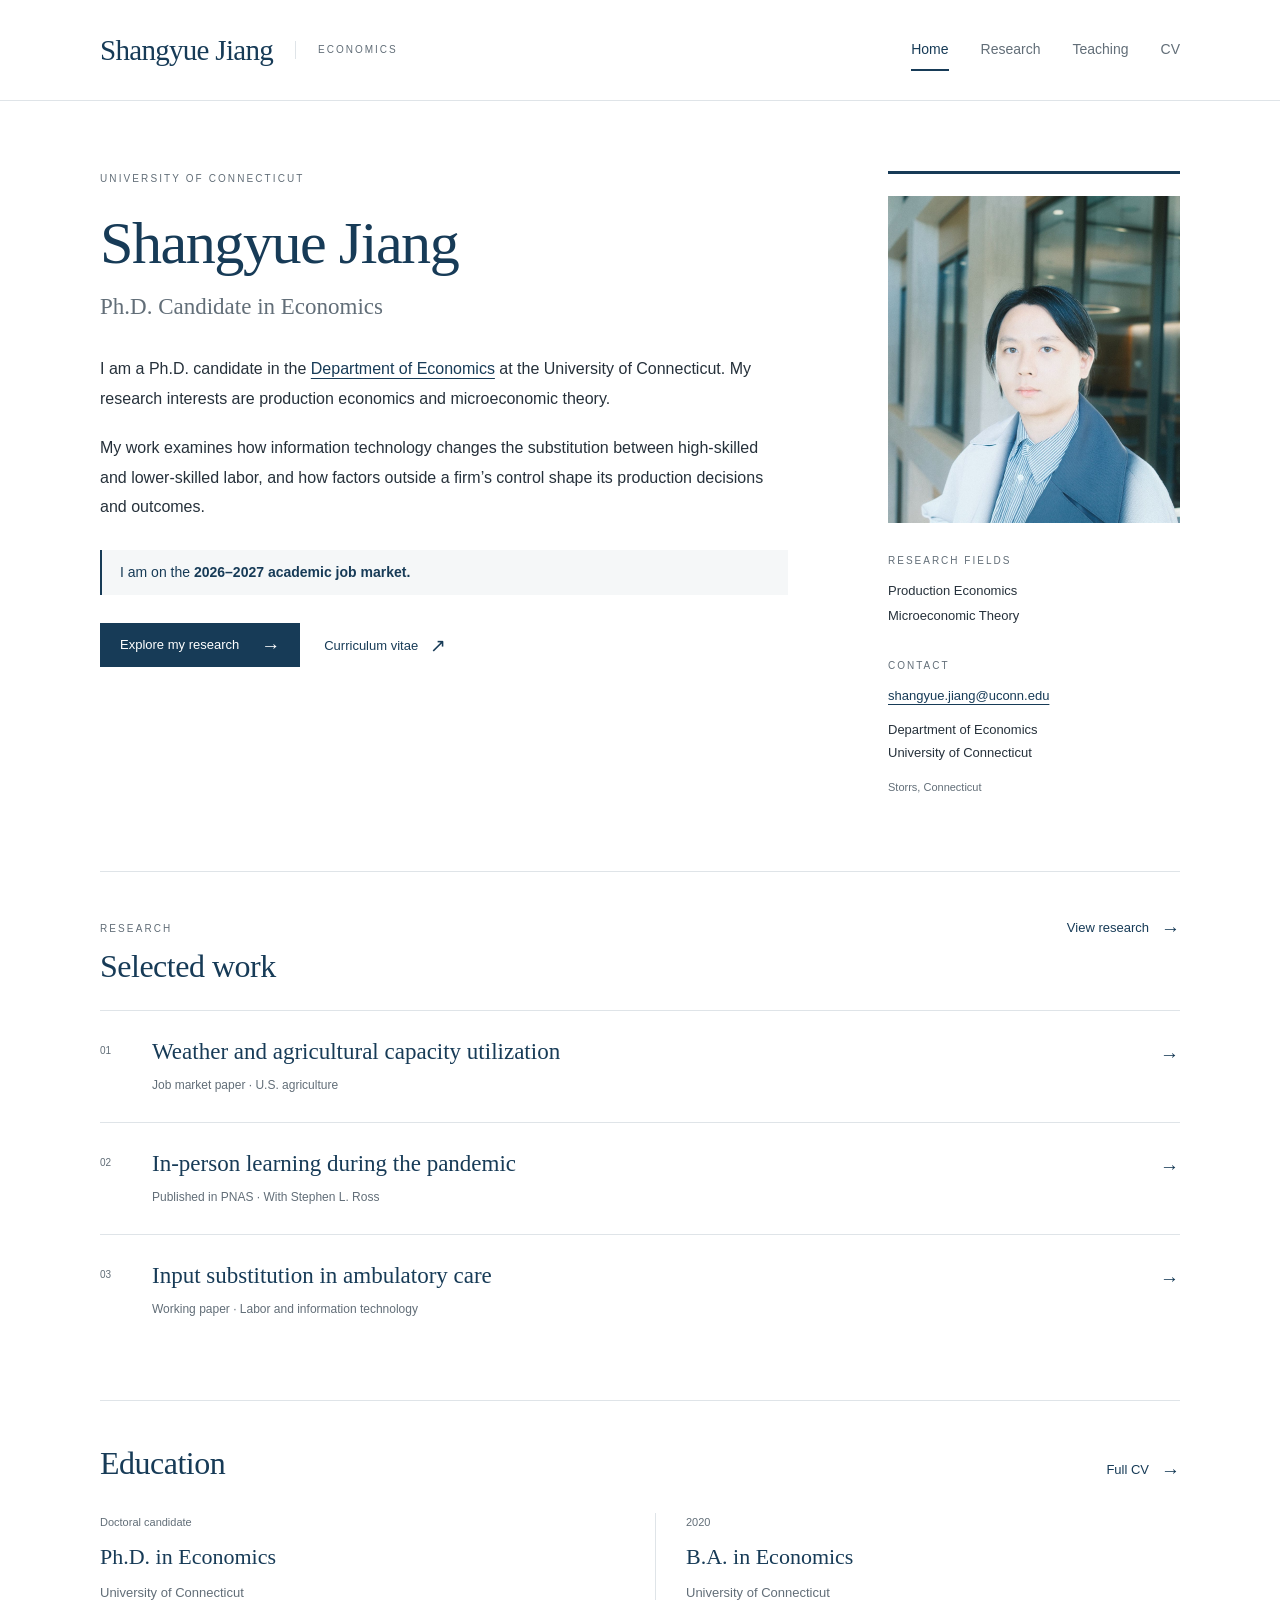
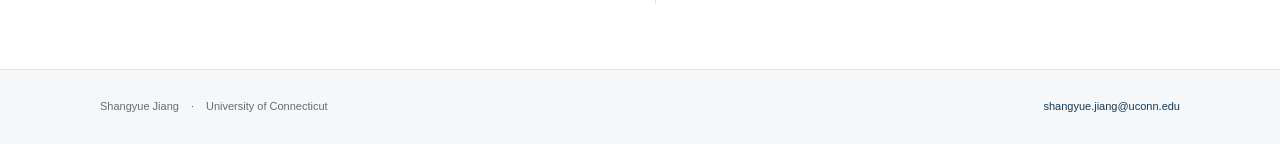
<file: index.html>
<!doctype html>
<html lang="en">
<head>
  <meta charset="utf-8">
  <meta name="viewport" content="width=device-width, initial-scale=1">
  <meta name="description" content="Shangyue Jiang is a Ph.D. candidate in Economics at the University of Connecticut. Production economics, microeconomic theory, and the 2026–2027 academic job market.">
  <meta name="theme-color" content="#173b57">
  <meta property="og:title" content="Shangyue Jiang | Economics">
  <meta property="og:description" content="Shangyue Jiang is a Ph.D. candidate in Economics at the University of Connecticut. Production economics, microeconomic theory, and the 2026–2027 academic job market.">
  <meta property="og:type" content="website">
  <title>Shangyue Jiang | Economics</title>
  <link rel="icon" href="assets/favicon.svg" type="image/svg+xml">
  <link rel="stylesheet" href="styles.css?v=df7fadaa">
  <script src="script.js" defer></script>
</head>
<body>
  <a class="skip-link" href="#main">Skip to content</a>
  <header class="site-header">
    <div class="container header-inner">
      <a class="brand" href="index.html" aria-label="Shangyue Jiang, home"><span class="brand-name">Shangyue Jiang</span><span class="brand-field">Economics</span></a>
      <button class="menu-toggle" type="button" aria-expanded="false" aria-controls="main-navigation"><span>Menu</span><span class="menu-icon" aria-hidden="true"></span></button>
      <nav id="main-navigation" class="nav" aria-label="Main navigation"><a href="index.html" aria-current="page">Home</a><a href="research.html">Research</a><a href="teaching.html">Teaching</a><a href="cv.html">CV</a></nav>
    </div>
  </header>
  <main id="main" class="container">

    <section class="hero" aria-labelledby="name">
      <div class="hero-copy">
        <p class="eyebrow">University of Connecticut</p>
        <h1 id="name">Shangyue Jiang</h1>
        <p class="role">Ph.D. Candidate in Economics</p>
        <div class="bio">
          <p>I am a Ph.D. candidate in the <a href="https://econ.uconn.edu/">Department of Economics</a> at the University of Connecticut. My research interests are production economics and microeconomic theory.</p>
          <p>My work examines how information technology changes the substitution between high-skilled and lower-skilled labor, and how factors outside a firm’s control shape its production decisions and outcomes.</p>
        </div>
        <p class="market-note">I am on the <strong>2026–2027 academic job market.</strong></p>
        <div class="actions"><a class="button" href="research.html">Explore my research <span class="arrow" aria-hidden="true">→</span></a><a class="text-link" href="assets/Shangyue_Jiang_CV.pdf" target="_blank" rel="noopener" aria-label="Curriculum vitae PDF (opens in a new tab)">Curriculum vitae <span class="arrow" aria-hidden="true">↗</span></a></div>
      </div>
      <aside class="profile" aria-label="Portrait, research fields and contact">
        <img class="portrait" src="assets/shangyue-jiang.jpg" alt="Portrait of Shangyue Jiang" width="1280" height="1305" fetchpriority="high">
        <div class="profile-info">
          <section class="profile-block"><h2>Research fields</h2><ul class="field-list"><li>Production Economics</li><li>Microeconomic Theory</li></ul></section>
          <section class="profile-block"><h2>Contact</h2><address><a href="mailto:shangyue.jiang@uconn.edu">shangyue.jiang@uconn.edu</a><br>Department of Economics<br>University of Connecticut</address><p class="location">Storrs, Connecticut</p></section>
        </div>
      </aside>
    </section>
    <section class="home-research" aria-labelledby="selected-research">
      <div class="section-heading"><div><p class="eyebrow">Research</p><h2 id="selected-research">Selected work</h2></div><a class="text-link" href="research.html">View research <span class="arrow" aria-hidden="true">→</span></a></div>
      <a class="paper-row" href="research.html#job-market-paper"><span class="paper-number">01</span><div><h3>Weather and agricultural capacity utilization</h3><p>Job market paper · U.S. agriculture</p></div><span class="arrow" aria-hidden="true">→</span></a>
      <a class="paper-row" href="research.html#publication"><span class="paper-number">02</span><div><h3>In-person learning during the pandemic</h3><p>Published in PNAS · With Stephen L. Ross</p></div><span class="arrow" aria-hidden="true">→</span></a>
      <a class="paper-row" href="research.html#working-paper"><span class="paper-number">03</span><div><h3>Input substitution in ambulatory care</h3><p>Working paper · Labor and information technology</p></div><span class="arrow" aria-hidden="true">→</span></a>
    </section>
    <section class="education" aria-labelledby="education">
      <div class="section-heading"><h2 id="education">Education</h2><a class="text-link" href="cv.html">Full CV <span class="arrow" aria-hidden="true">→</span></a></div>
      <div class="education-grid"><article class="education-item"><p class="meta">Doctoral candidate</p><h3>Ph.D. in Economics</h3><p>University of Connecticut</p></article><article class="education-item"><p class="meta">2020</p><h3>B.A. in Economics</h3><p>University of Connecticut</p></article></div>
    </section>

  </main>
  <footer class="site-footer">
    <div class="container footer-inner"><p>Shangyue Jiang<span class="footer-dot" aria-hidden="true">·</span>University of Connecticut</p><a href="mailto:shangyue.jiang@uconn.edu">shangyue.jiang@uconn.edu</a></div>
  </footer>
</body>
</html>
</file>
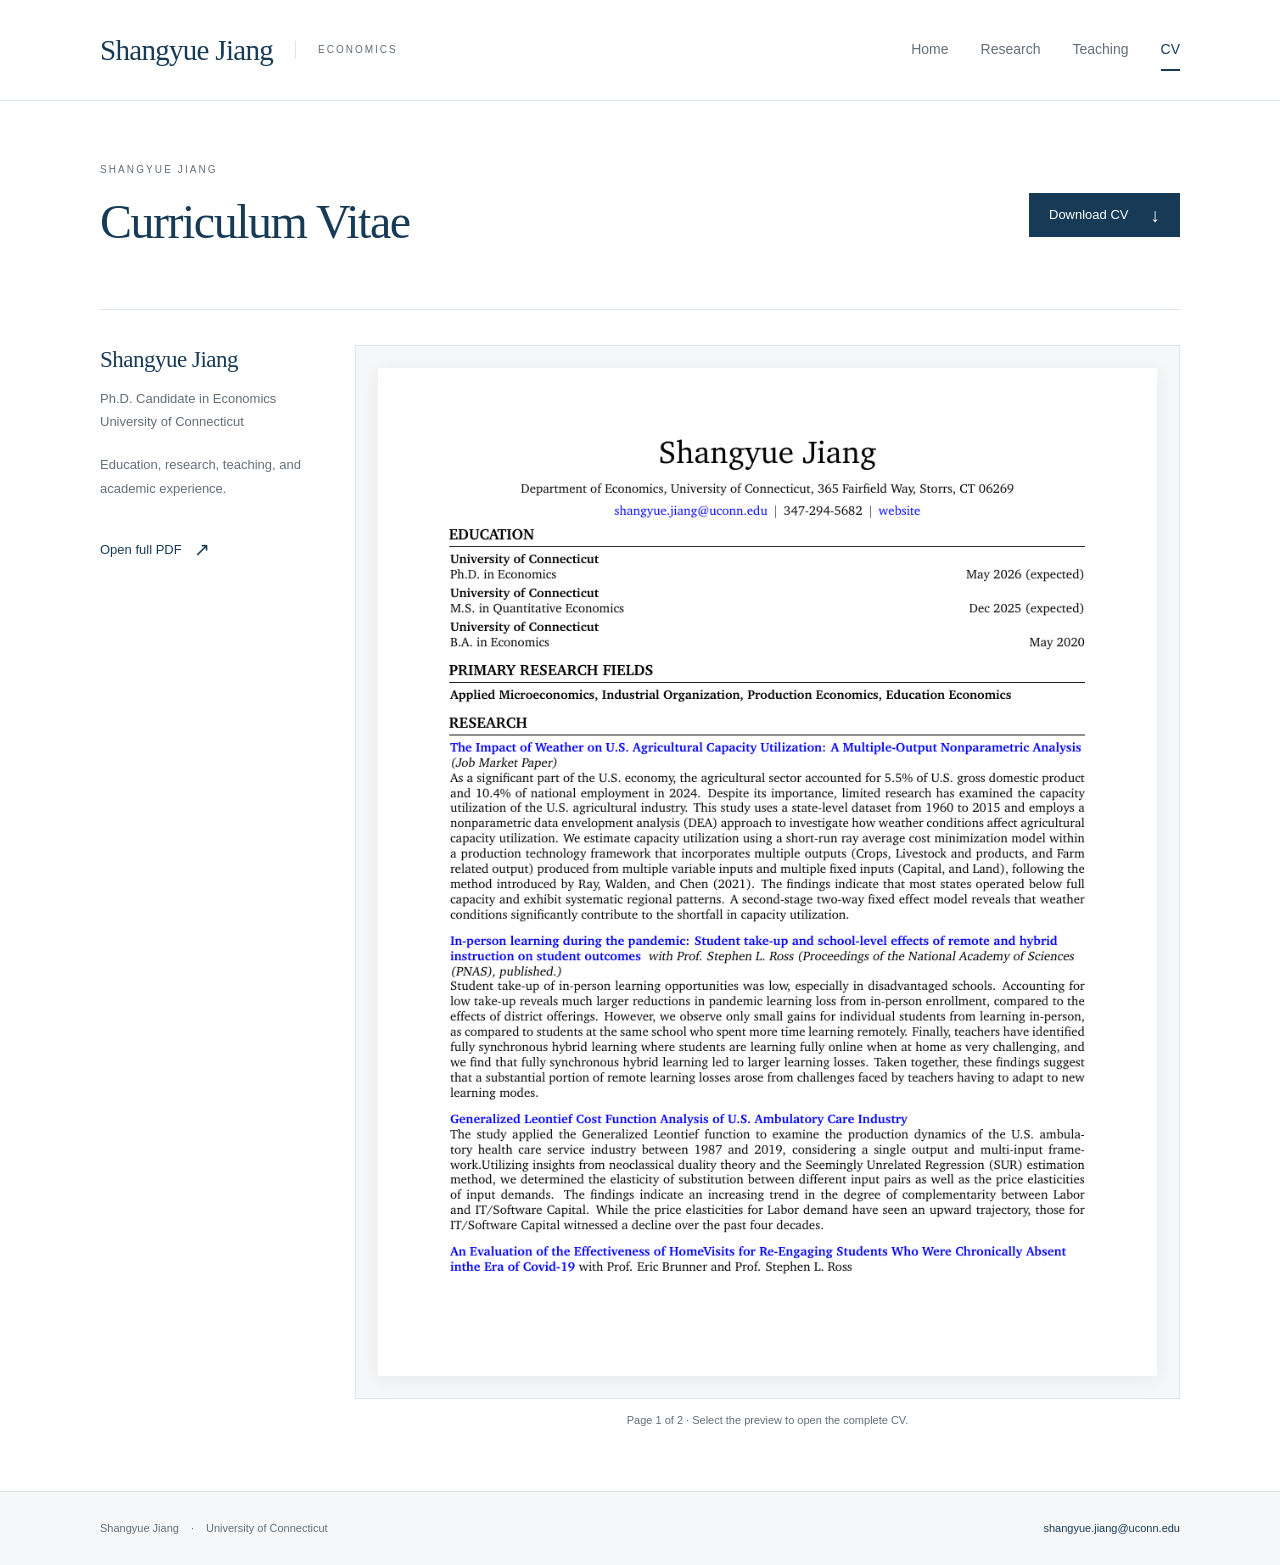
<file: cv.html>
<!doctype html>
<html lang="en">
<head>
  <meta charset="utf-8">
  <meta name="viewport" content="width=device-width, initial-scale=1">
  <meta name="description" content="View and download Shangyue Jiang’s curriculum vitae.">
  <meta name="theme-color" content="#173b57">
  <meta property="og:title" content="Curriculum Vitae | Shangyue Jiang">
  <meta property="og:description" content="View and download Shangyue Jiang’s curriculum vitae.">
  <meta property="og:type" content="website">
  <title>Curriculum Vitae | Shangyue Jiang</title>
  <link rel="icon" href="assets/favicon.svg" type="image/svg+xml">
  <link rel="stylesheet" href="styles.css?v=df7fadaa">
  <script src="script.js" defer></script>
</head>
<body>
  <a class="skip-link" href="#main">Skip to content</a>
  <header class="site-header">
    <div class="container header-inner">
      <a class="brand" href="index.html" aria-label="Shangyue Jiang, home"><span class="brand-name">Shangyue Jiang</span><span class="brand-field">Economics</span></a>
      <button class="menu-toggle" type="button" aria-expanded="false" aria-controls="main-navigation"><span>Menu</span><span class="menu-icon" aria-hidden="true"></span></button>
      <nav id="main-navigation" class="nav" aria-label="Main navigation"><a href="index.html">Home</a><a href="research.html">Research</a><a href="teaching.html">Teaching</a><a href="cv.html" aria-current="page">CV</a></nav>
    </div>
  </header>
  <main id="main" class="container">

    <header class="page-intro cv-heading"><div><p class="eyebrow">Shangyue Jiang</p><h1>Curriculum Vitae</h1></div><a class="button" href="assets/Shangyue_Jiang_CV.pdf" download="Shangyue_Jiang_CV.pdf">Download CV <span class="arrow" aria-hidden="true">↓</span></a></header>
    <section class="cv-layout" aria-label="Curriculum vitae document">
      <aside class="cv-aside"><h2>Shangyue Jiang</h2><p>Ph.D. Candidate in Economics<br>University of Connecticut</p><p>Education, research, teaching, and academic experience.</p><a class="text-link" href="assets/Shangyue_Jiang_CV.pdf" target="_blank" rel="noopener" aria-label="Open complete CV PDF (opens in a new tab)">Open full PDF <span class="arrow" aria-hidden="true">↗</span></a></aside>
      <div><a class="cv-preview" href="assets/Shangyue_Jiang_CV.pdf" target="_blank" rel="noopener" aria-label="Open the complete two-page curriculum vitae"><img src="assets/cv-preview.png" width="918" height="1188" alt="First-page preview of Shangyue Jiang’s curriculum vitae" loading="lazy"></a><p class="cv-caption">Page 1 of 2 · Select the preview to open the complete CV.</p></div>
    </section>

  </main>
  <footer class="site-footer">
    <div class="container footer-inner"><p>Shangyue Jiang<span class="footer-dot" aria-hidden="true">·</span>University of Connecticut</p><a href="mailto:shangyue.jiang@uconn.edu">shangyue.jiang@uconn.edu</a></div>
  </footer>
</body>
</html>
</file>
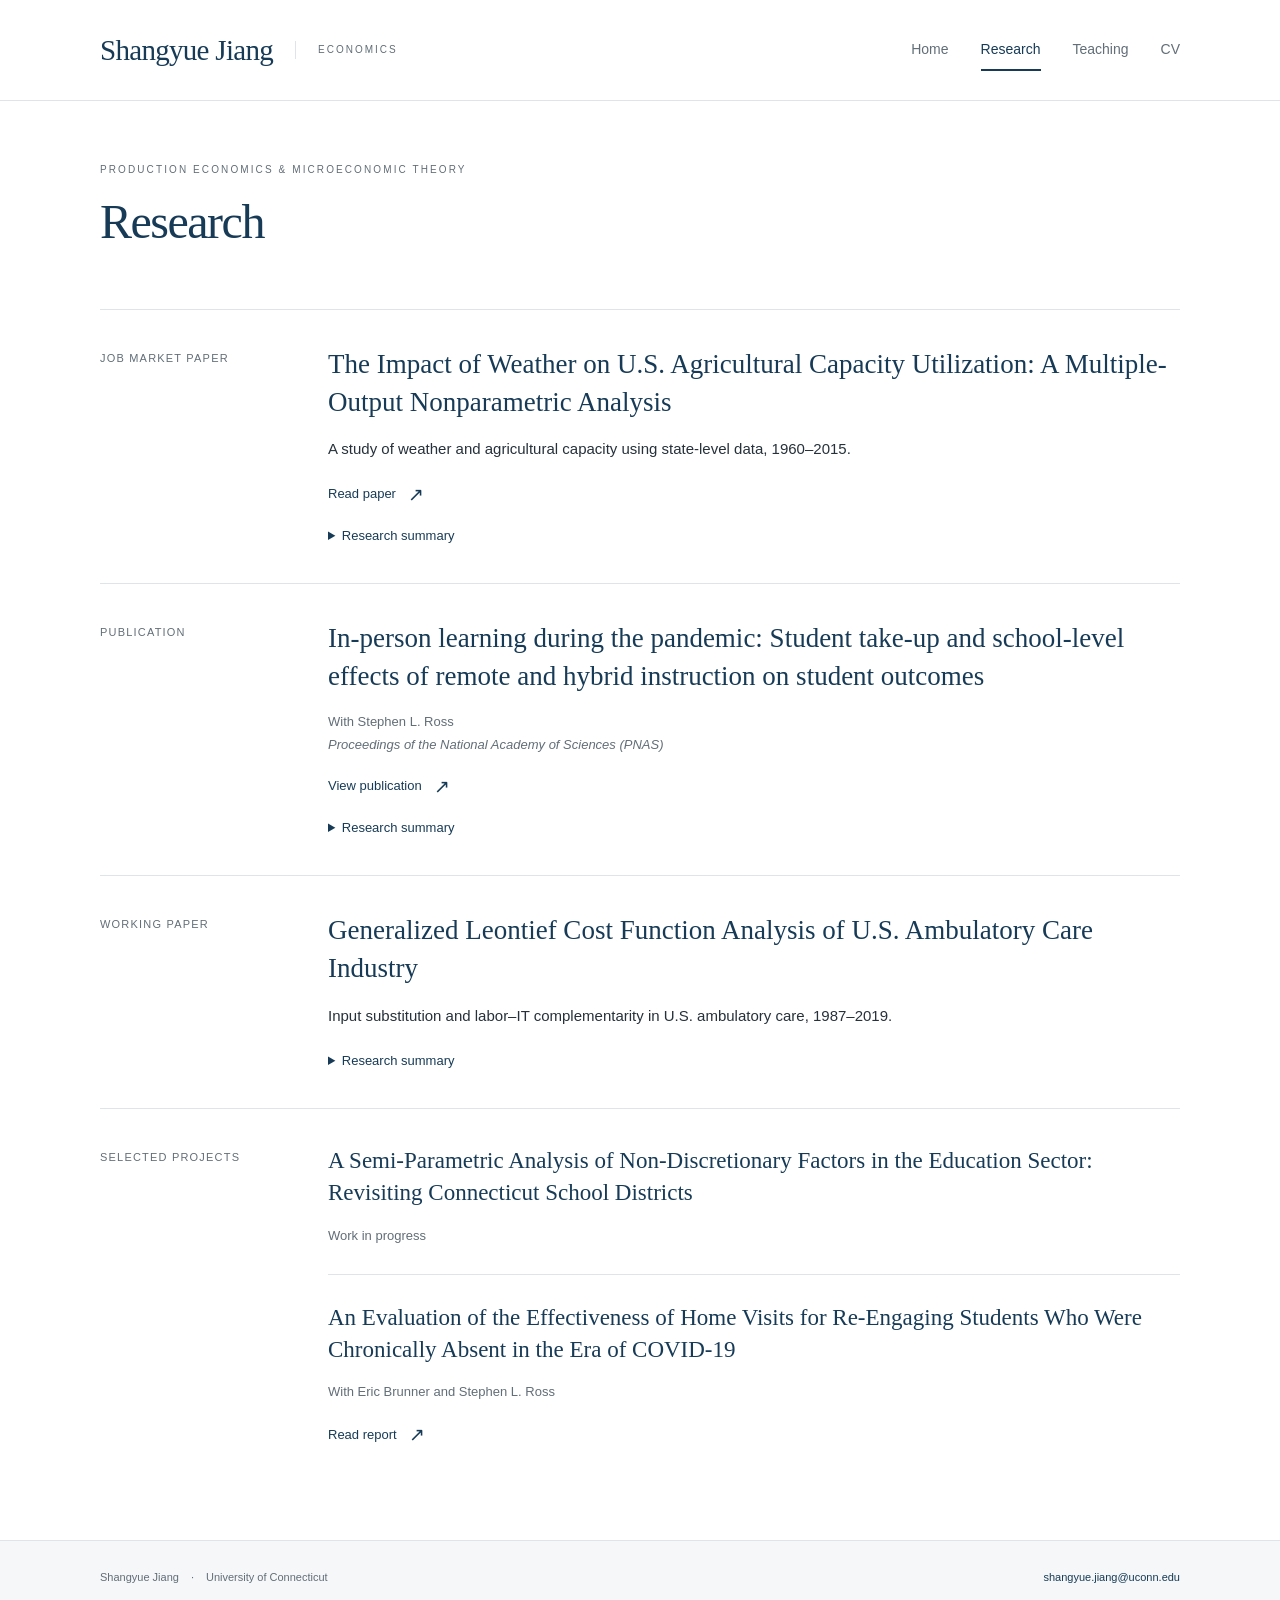
<file: research.html>
<!doctype html>
<html lang="en">
<head>
  <meta charset="utf-8">
  <meta name="viewport" content="width=device-width, initial-scale=1">
  <meta name="description" content="Research by Shangyue Jiang on production, agricultural capacity, education, and input substitution.">
  <meta name="theme-color" content="#173b57">
  <meta property="og:title" content="Research | Shangyue Jiang">
  <meta property="og:description" content="Research by Shangyue Jiang on production, agricultural capacity, education, and input substitution.">
  <meta property="og:type" content="website">
  <title>Research | Shangyue Jiang</title>
  <link rel="icon" href="assets/favicon.svg" type="image/svg+xml">
  <link rel="stylesheet" href="styles.css?v=df7fadaa">
  <script src="script.js" defer></script>
</head>
<body>
  <a class="skip-link" href="#main">Skip to content</a>
  <header class="site-header">
    <div class="container header-inner">
      <a class="brand" href="index.html" aria-label="Shangyue Jiang, home"><span class="brand-name">Shangyue Jiang</span><span class="brand-field">Economics</span></a>
      <button class="menu-toggle" type="button" aria-expanded="false" aria-controls="main-navigation"><span>Menu</span><span class="menu-icon" aria-hidden="true"></span></button>
      <nav id="main-navigation" class="nav" aria-label="Main navigation"><a href="index.html">Home</a><a href="research.html" aria-current="page">Research</a><a href="teaching.html">Teaching</a><a href="cv.html">CV</a></nav>
    </div>
  </header>
  <main id="main" class="container">

    <header class="page-intro"><p class="eyebrow">Production economics &amp; microeconomic theory</p><h1>Research</h1></header>
    <section class="research-section" id="job-market-paper" aria-labelledby="jmp-label">
      <h2 class="section-label" id="jmp-label">Job market paper</h2>
      <article class="paper">
        <h3><a href="https://drive.google.com/file/d/1xttlnvnBVicjrl76wZAS7upi0wUO9KnO/view?usp=drive_link" target="_blank" rel="noopener">The Impact of Weather on U.S. Agricultural Capacity Utilization: A Multiple-Output Nonparametric Analysis</a></h3>
        <p>A study of weather and agricultural capacity using state-level data, 1960–2015.</p>
        <div class="paper-actions"><a class="text-link" href="https://drive.google.com/file/d/1xttlnvnBVicjrl76wZAS7upi0wUO9KnO/view?usp=drive_link" target="_blank" rel="noopener" aria-label="Read the job market paper (opens in a new tab)">Read paper <span class="arrow" aria-hidden="true">↗</span></a></div>
        <details><summary>Research summary</summary><p>A nonparametric production model estimates capacity at the minimum short-run ray average cost, allowing for multiple agricultural outputs and fixed and variable inputs. Most states operate below full capacity. A second-stage model relates the capacity shortfall to weather conditions.</p></details>
      </article>
    </section>
    <section class="research-section" id="publication" aria-labelledby="publication-label">
      <h2 class="section-label" id="publication-label">Publication</h2>
      <article class="paper">
        <h3><a href="https://www.pnas.org/doi/abs/10.1073/pnas.2407322121" target="_blank" rel="noopener">In-person learning during the pandemic: Student take-up and school-level effects of remote and hybrid instruction on student outcomes</a></h3>
        <p class="byline">With Stephen L. Ross<br><em>Proceedings of the National Academy of Sciences (PNAS)</em></p>
        <div class="paper-actions"><a class="text-link" href="https://www.pnas.org/doi/abs/10.1073/pnas.2407322121" target="_blank" rel="noopener" aria-label="View the publication at PNAS (opens in a new tab)">View publication <span class="arrow" aria-hidden="true">↗</span></a></div>
        <details><summary>Research summary</summary><p>The paper distinguishes schools’ offers of in-person instruction from students’ actual attendance. It examines learning outcomes across instructional modes, including the challenges of synchronous hybrid teaching.</p></details>
      </article>
    </section>
    <section class="research-section" id="working-paper" aria-labelledby="working-label">
      <h2 class="section-label" id="working-label">Working paper</h2>
      <article class="paper">
        <h3>Generalized Leontief Cost Function Analysis of U.S. Ambulatory Care Industry</h3>
        <p>Input substitution and labor–IT complementarity in U.S. ambulatory care, 1987–2019.</p>
        <details><summary>Research summary</summary><p>A Generalized Leontief cost function estimates substitution between inputs and input-demand price elasticities. The analysis finds increasing complementarity between labor and IT/software capital.</p></details>
      </article>
    </section>
    <section class="research-section page-bottom" aria-labelledby="projects-label">
      <h2 class="section-label" id="projects-label">Selected projects</h2>
      <div>
        <article class="paper project"><h3>A Semi-Parametric Analysis of Non-Discretionary Factors in the Education Sector: Revisiting Connecticut School Districts</h3><p class="byline">Work in progress</p></article>
        <article class="paper project"><h3><a href="https://portal.ct.gov/ccerc/-/media/ccerc/reports/ccerc-report-leap_final.pdf?rev=430120ff7d8042e4bc16f7cc81cf07e2" target="_blank" rel="noopener">An Evaluation of the Effectiveness of Home Visits for Re-Engaging Students Who Were Chronically Absent in the Era of COVID-19</a></h3><p class="byline">With Eric Brunner and Stephen L. Ross</p><a class="text-link" href="https://portal.ct.gov/ccerc/-/media/ccerc/reports/ccerc-report-leap_final.pdf?rev=430120ff7d8042e4bc16f7cc81cf07e2" target="_blank" rel="noopener" aria-label="Read the home visits report PDF (opens in a new tab)">Read report <span class="arrow" aria-hidden="true">↗</span></a></article>
      </div>
    </section>

  </main>
  <footer class="site-footer">
    <div class="container footer-inner"><p>Shangyue Jiang<span class="footer-dot" aria-hidden="true">·</span>University of Connecticut</p><a href="mailto:shangyue.jiang@uconn.edu">shangyue.jiang@uconn.edu</a></div>
  </footer>
</body>
</html>
</file>
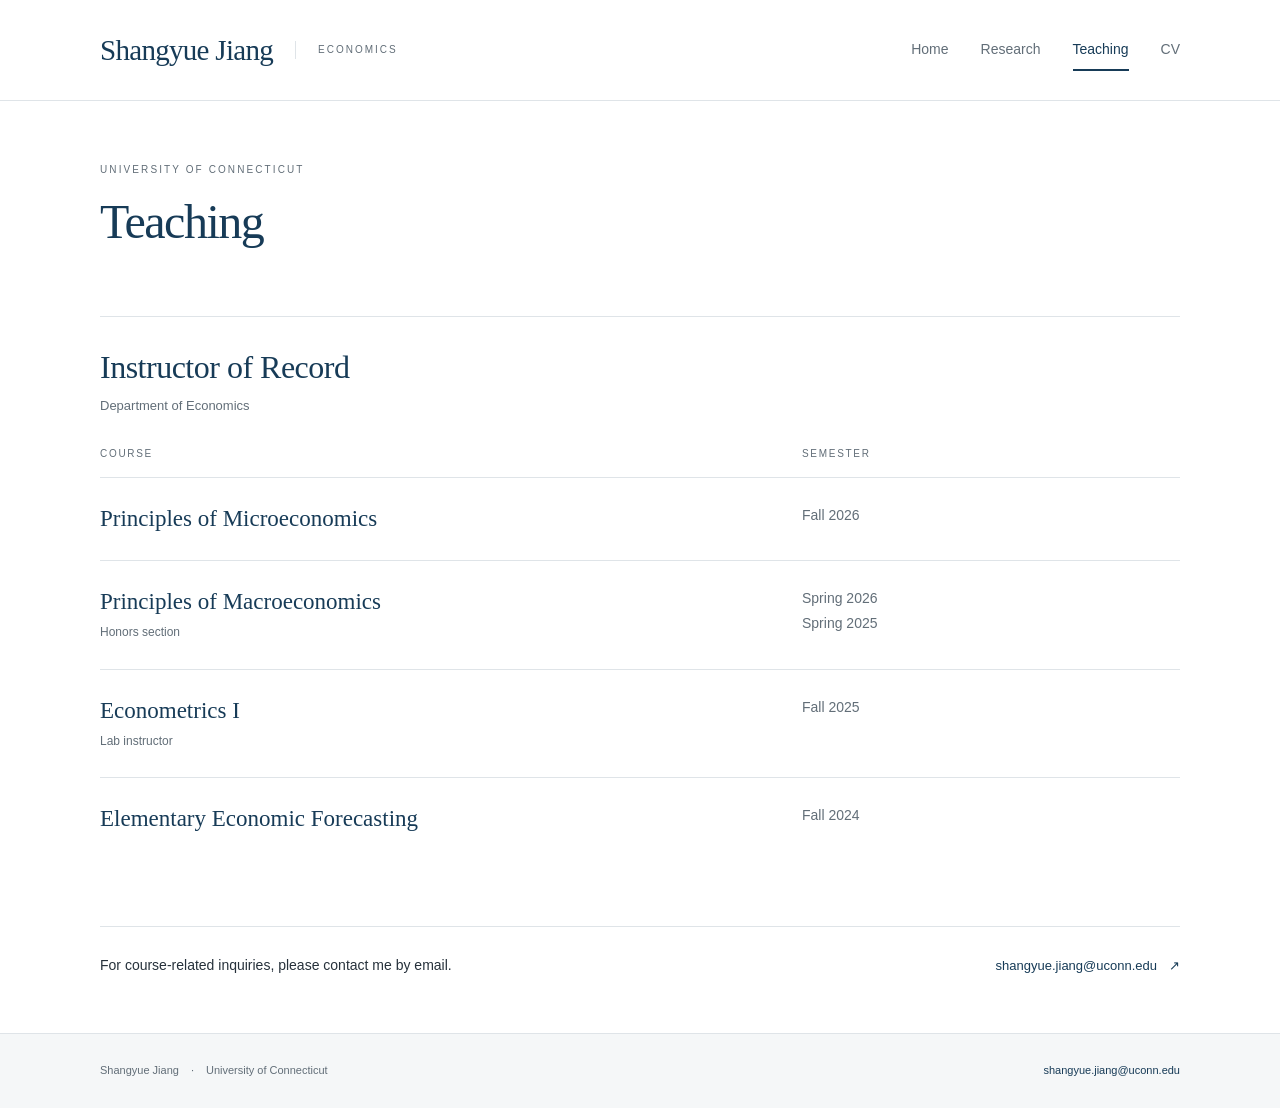
<file: teaching.html>
<!doctype html>
<html lang="en">
<head>
  <meta charset="utf-8">
  <meta name="viewport" content="width=device-width, initial-scale=1">
  <meta name="description" content="Courses taught by Shangyue Jiang at the University of Connecticut, including microeconomics, macroeconomics, econometrics, and forecasting.">
  <meta name="theme-color" content="#173b57">
  <meta property="og:title" content="Teaching | Shangyue Jiang">
  <meta property="og:description" content="Courses taught by Shangyue Jiang at the University of Connecticut, including microeconomics, macroeconomics, econometrics, and forecasting.">
  <meta property="og:type" content="website">
  <title>Teaching | Shangyue Jiang</title>
  <link rel="icon" href="assets/favicon.svg" type="image/svg+xml">
  <link rel="stylesheet" href="styles.css?v=df7fadaa">
  <script src="script.js" defer></script>
</head>
<body>
  <a class="skip-link" href="#main">Skip to content</a>
  <header class="site-header">
    <div class="container header-inner">
      <a class="brand" href="index.html" aria-label="Shangyue Jiang, home"><span class="brand-name">Shangyue Jiang</span><span class="brand-field">Economics</span></a>
      <button class="menu-toggle" type="button" aria-expanded="false" aria-controls="main-navigation"><span>Menu</span><span class="menu-icon" aria-hidden="true"></span></button>
      <nav id="main-navigation" class="nav" aria-label="Main navigation"><a href="index.html">Home</a><a href="research.html">Research</a><a href="teaching.html" aria-current="page">Teaching</a><a href="cv.html">CV</a></nav>
    </div>
  </header>
  <main id="main" class="container">

    <header class="page-intro"><p class="eyebrow">University of Connecticut</p><h1>Teaching</h1></header>
    <section aria-labelledby="instructor">
      <div class="teaching-heading"><h2 id="instructor">Instructor of Record</h2><p>Department of Economics</p></div>
      <table class="course-table"><thead><tr><th scope="col">Course</th><th scope="col">Semester</th></tr></thead><tbody>
        <tr><td><h3>Principles of Microeconomics</h3></td><td>Fall 2026</td></tr>
        <tr><td><h3>Principles of Macroeconomics</h3><span class="course-detail">Honors section</span></td><td>Spring 2026<br>Spring 2025</td></tr>
        <tr><td><h3>Econometrics I</h3><span class="course-detail">Lab instructor</span></td><td>Fall 2025</td></tr>
        <tr><td><h3>Elementary Economic Forecasting</h3></td><td>Fall 2024</td></tr>
      </tbody></table>
    </section>
    <div class="contact-strip"><p>For course-related inquiries, please contact me by email.</p><a class="text-link" href="mailto:shangyue.jiang@uconn.edu">shangyue.jiang@uconn.edu <span aria-hidden="true">↗</span></a></div>

  </main>
  <footer class="site-footer">
    <div class="container footer-inner"><p>Shangyue Jiang<span class="footer-dot" aria-hidden="true">·</span>University of Connecticut</p><a href="mailto:shangyue.jiang@uconn.edu">shangyue.jiang@uconn.edu</a></div>
  </footer>
</body>
</html>
</file>
<file: styles.css>
:root {
  --ink: #26313b;
  --navy: #173b57;
  --muted: #626e78;
  --line: #dfe4e8;
  --wash: #f5f7f8;
  --serif: Georgia, "Times New Roman", serif;
  --sans: -apple-system, BlinkMacSystemFont, "Segoe UI", Arial, sans-serif;
}
* { box-sizing: border-box; }
html { scroll-behavior: smooth; }
body { margin: 0; color: var(--ink); background: #fff; font-family: var(--sans); font-size: 16px; line-height: 1.8; }
a { color: var(--navy); text-underline-offset: 4px; text-decoration-thickness: 1px; }
a:hover { color: #50768b; }
button { font: inherit; }
a:focus-visible, button:focus-visible, summary:focus-visible { outline: 2px solid var(--navy); outline-offset: 6px; }
img { display: block; max-width: 100%; }
h1, h2, h3, p { margin-top: 0; }
h1, h2, h3 { font-family: var(--serif); font-weight: 400; color: var(--navy); }
h1 { font-size: clamp(42px, 4.7vw, 62px); line-height: 1.14; letter-spacing: -1.5px; margin-bottom: 12px; }
h2 { font-size: 32px; line-height: 1.3; letter-spacing: -.5px; }
h3 { font-size: 24px; line-height: 1.4; }
p { margin-bottom: 20px; }
.container { width: min(1080px, calc(100% - 80px)); margin-inline: auto; }
.skip-link { position: absolute; left: 20px; top: -100px; z-index: 10; padding: 10px 20px; background: white; }
.skip-link:focus { top: 10px; }
.site-header { border-bottom: 1px solid var(--line); }
.header-inner { min-height: 100px; display: flex; justify-content: space-between; align-items: center; gap: 30px; }
.brand { display: inline-flex; align-items: center; gap: 22px; text-decoration: none; }
.brand-name { font: 29px/1.2 var(--serif); letter-spacing: -.7px; }
.brand-field { font-size: 10px; letter-spacing: 2px; color: var(--muted); padding-left: 22px; border-left: 1px solid var(--line); text-transform: uppercase; }
.nav { display: flex; align-items: center; gap: 32px; }
.nav a { position: relative; padding: 12px 0; text-decoration: none; font-size: 14px; color: var(--muted); }
.nav a[aria-current="page"] { color: var(--navy); }
.nav a[aria-current="page"]::after { position: absolute; content: ""; height: 2px; background: var(--navy); bottom: 4px; left: 0; right: 0; }
.menu-toggle { display: none; border: 1px solid var(--line); background: white; color: var(--navy); padding: 7px 12px; cursor: pointer; font-size: 13px; align-items: center; gap: 9px; }
.menu-icon { width: 15px; height: 10px; border-top: 1px solid; border-bottom: 1px solid; }
.eyebrow { color: var(--muted); font-size: 10px; letter-spacing: 2.1px; line-height: 1.6; text-transform: uppercase; margin-bottom: 22px; }
.hero { display: grid; grid-template-columns: minmax(0, 1fr) 292px; gap: 86px; padding: 70px 0 74px; }
.role { font: 23px/1.5 var(--serif); color: var(--muted); margin-bottom: 30px; }
.bio p { line-height: 1.85; }
.market-note { border-left: 2px solid var(--navy); padding: 10px 18px; background: var(--wash); margin: 28px 0; font-size: 14px; color: var(--navy); }
.market-note strong { font-weight: 600; }
.actions { display: flex; align-items: center; gap: 24px; flex-wrap: wrap; margin-top: 28px; }
.button { display: inline-flex; align-items: center; justify-content: center; gap: 22px; padding: 10px 19px; border: 1px solid var(--navy); background: var(--navy); color: white; text-decoration: none; font-size: 13px; line-height: 1.7; }
.button:hover { color: white; background: #2a506a; border-color: #2a506a; }
.button.secondary { background: white; color: var(--navy); border-color: var(--line); }
.text-link { display: inline-flex; align-items: center; gap: 12px; font-size: 13px; text-decoration: none; }
.text-link:hover { text-decoration: underline; }
.arrow { font-size: 19px; line-height: 1; }
.profile { border-top: 3px solid var(--navy); padding-top: 22px; }
.portrait { width: 100%; height: auto; aspect-ratio: 1 / 1.12; object-fit: cover; object-position: 50% 49%; }
.profile-block { margin-top: 29px; }
.profile-block h2 { font: 10px/1.7 var(--sans); text-transform: uppercase; letter-spacing: 2px; color: var(--muted); margin-bottom: 10px; }
.field-list { list-style: none; padding: 0; margin: 0; font-size: 13px; line-height: 1.9; }
.profile address { font-style: normal; font-size: 13px; line-height: 1.8; }
.profile address a { display: inline-block; margin-bottom: 10px; overflow-wrap: anywhere; }
.profile .location { color: var(--muted); font-size: 11px; margin-top: 13px; margin-bottom: 0; }
.home-research { padding: 44px 0 55px; border-top: 1px solid var(--line); }
.section-heading { display: flex; justify-content: space-between; align-items: baseline; gap: 25px; margin-bottom: 22px; }
.section-heading h2 { margin-bottom: 0; }
.section-heading .eyebrow { margin-bottom: 9px; }
.paper-row { display: grid; grid-template-columns: 32px minmax(0,1fr) 20px; gap: 20px; padding: 25px 0; border-top: 1px solid var(--line); text-decoration: none; }
.paper-number { color: var(--muted); font-size: 10px; padding-top: 6px; }
.paper-row h3 { font-size: 23px; margin-bottom: 7px; }
.paper-row:hover h3 { text-decoration: underline; text-underline-offset: 5px; }
.paper-row p { color: var(--muted); font-size: 12px; margin-bottom: 0; }
.paper-row .arrow { padding-top: 9px; }
.education { padding: 42px 0 65px; border-top: 1px solid var(--line); }
.education-grid { display: grid; grid-template-columns: 1fr 1fr; margin-top: 28px; gap: 30px; }
.education-item + .education-item { padding-left: 30px; border-left: 1px solid var(--line); }
.education-item .meta { font-size: 11px; color: var(--muted); margin-bottom: 9px; }
.education-item h3 { font-size: 22px; margin-bottom: 8px; }
.education-item p { font-size: 13px; color: var(--muted); margin-bottom: 0; }
.site-footer { padding: 27px 0; background: var(--wash); border-top: 1px solid var(--line); color: var(--muted); font-size: 11px; }
.footer-inner { display: flex; justify-content: space-between; gap: 15px; flex-wrap: wrap; }
.footer-inner p { margin: 0; }
.footer-inner a { text-decoration: none; }
.footer-dot { margin: 0 12px; }
.page-intro { padding: 61px 0 40px; }
.page-intro h1 { font-size: 48px; margin-bottom: 19px; }
.page-intro .eyebrow { margin-bottom: 17px; }
.page-intro > p:last-child { color: var(--muted); max-width: 700px; margin-bottom: 0; }
.research-section { display: grid; grid-template-columns: 190px minmax(0,1fr); gap: 38px; padding: 36px 0; border-top: 1px solid var(--line); scroll-margin-top: 30px; }
.section-label { font: 11px/1.7 var(--sans); letter-spacing: 1.2px; text-transform: uppercase; color: var(--muted); margin: 3px 0 0; }
.paper h3 { font-size: 27px; margin-bottom: 14px; }
.paper h3 a { color: inherit; text-decoration: none; }
.paper h3 a:hover { text-decoration: underline; }
.paper .byline { font-size: 13px; color: var(--muted); margin-bottom: 16px; }
.paper > p { font-size: 15px; }
.paper-actions { display: flex; flex-wrap: wrap; align-items: center; gap: 22px; margin-top: 18px; }
details { margin-top: 18px; }
summary { cursor: pointer; color: var(--navy); width: fit-content; font-size: 13px; }
details p { font-size: 14px; line-height: 1.85; color: var(--muted); padding-top: 14px; margin-bottom: 0; max-width: 700px; }
.project + .project { border-top: 1px solid var(--line); margin-top: 27px; padding-top: 27px; }
.project h3 { font-size: 23px; }
.page-bottom { margin-bottom: 55px; }
.teaching-heading { border-top: 1px solid var(--line); padding-top: 30px; margin-top: 7px; }
.teaching-heading h2 { margin-bottom: 6px; }
.teaching-heading p { color: var(--muted); font-size: 13px; }
.course-table { width: 100%; border-collapse: collapse; margin: 27px 0 65px; text-align: left; }
.course-table th { font-size: 10px; letter-spacing: 1.7px; text-transform: uppercase; font-weight: 400; color: var(--muted); padding: 0 0 14px; }
.course-table td { padding: 25px 0; border-top: 1px solid var(--line); vertical-align: top; }
.course-table td:first-child { width: 65%; padding-right: 24px; }
.course-table h3 { font-size: 23px; margin: 0; }
.course-table td:last-child { color: var(--muted); font-size: 14px; }
.course-detail { display: block; font-size: 12px; color: var(--muted); margin-top: 4px; }
.contact-strip { border-top: 1px solid var(--line); padding: 26px 0 55px; display: flex; justify-content: space-between; gap: 20px; }
.contact-strip p { font-size: 14px; margin: 0; }
.cv-heading { display: flex; align-items: center; justify-content: space-between; gap: 30px; }
.cv-layout { display: grid; grid-template-columns: 210px minmax(0,1fr); gap: 45px; border-top: 1px solid var(--line); padding: 35px 0 60px; }
.cv-aside h2 { font-size: 23px; margin-bottom: 12px; }
.cv-aside p { font-size: 13px; color: var(--muted); }
.cv-aside .text-link { margin-top: 18px; }
.cv-preview { display: block; border: 1px solid var(--line); background: var(--wash); padding: 22px; }
.cv-preview img { width: 100%; height: auto; box-shadow: 0 3px 18px #26313b12; }
.cv-caption { text-align: center; font-size: 11px; color: var(--muted); margin: 12px 0 0; }
@media (min-width: 1250px) { .hero { gap: 100px; } }
@media (max-width: 900px) {
  .brand-field { display: none; }
  .hero { grid-template-columns: minmax(0,1fr) 245px; gap: 45px; padding-top: 55px; }
  .research-section { grid-template-columns: 150px minmax(0,1fr); gap: 25px; }
  .cv-layout { grid-template-columns: 180px minmax(0,1fr); gap: 30px; }
}
@media (max-width: 680px) {
  .container { width: calc(100% - 44px); }
  .header-inner { min-height: 82px; flex-wrap: wrap; gap: 0; padding: 22px 0; }
  .brand-name { font-size: 25px; }
  .menu-toggle { display: inline-flex; }
  .nav { width: 100%; justify-content: space-between; gap: 10px; padding-top: 19px; }
  .js .nav { display: none; }
  .js .nav.is-open { display: flex; }
  .nav a { font-size: 13px; }
  .hero { display: flex; flex-direction: column; padding: 44px 0 47px; gap: 45px; }
  h1 { font-size: 44px; }
  .eyebrow { font-size: 9px; letter-spacing: 1.8px; }
  .role { font-size: 21px; margin-bottom: 25px; }
  .bio p { font-size: 15px; }
  .profile { display: grid; grid-template-columns: minmax(0, .85fr) minmax(0, 1fr); gap: 20px; align-items: start; }
  .profile .portrait { aspect-ratio: 1 / 1.2; }
  .profile-info { min-width: 0; }
  .profile-block { margin-top: 18px; }
  .profile-block:first-child { margin-top: 0; }
  .profile-block h2 { font-size: 9px; letter-spacing: 1.5px; margin-bottom: 6px; }
  .profile address, .field-list { font-size: 11px; }
  .profile .location { font-size: 10px; }
  .home-research { padding-top: 32px; padding-bottom: 25px; }
  .section-heading { gap: 16px; }
  .section-heading h2 { font-size: 28px; }
  .section-heading .text-link { font-size: 12px; flex-shrink: 0; }
  .paper-row { grid-template-columns: 21px minmax(0,1fr) 16px; gap: 10px; padding: 23px 0; }
  .paper-row h3 { font-size: 21px; }
  .paper-row p { font-size: 11px; }
  .education { padding: 30px 0 42px; }
  .education-grid { grid-template-columns: 1fr; gap: 23px; }
  .education-item + .education-item { border-left: 0; border-top: 1px solid var(--line); padding: 20px 0 0; }
  .site-footer { padding: 25px 0; }
  .footer-inner { display: block; }
  .footer-inner p { margin-bottom: 7px; }
  .page-intro { padding: 41px 0 31px; }
  .page-intro h1 { font-size: 40px; }
  .page-intro > p:last-child { font-size: 14px; }
  .research-section { grid-template-columns: 1fr; gap: 17px; padding: 27px 0; }
  .section-label { font-size: 10px; }
  .paper h3 { font-size: 25px; }
  .project h3 { font-size: 23px; }
  .course-table { margin-top: 24px; margin-bottom: 40px; }
  .course-table td:first-child { width: 63%; padding-right: 18px; }
  .course-table h3 { font-size: 21px; }
  .course-table td:last-child { font-size: 12px; }
  .contact-strip { display: block; padding-bottom: 40px; }
  .contact-strip p { margin-bottom: 10px; }
  .cv-heading { align-items: flex-start; flex-direction: column; gap: 5px; }
  .cv-heading .button { margin-top: 7px; }
  .cv-layout { grid-template-columns: 1fr; gap: 25px; padding-top: 26px; }
  .cv-preview { padding: 12px; }
}
@media (prefers-reduced-motion: reduce) { html { scroll-behavior: auto; } }
@media print {
  .site-header, .site-footer, .menu-toggle, .actions, .skip-link { display: none; }
  .container { width: 100%; }
  .hero { padding-top: 0; }
  a { color: inherit; }
  .paper, .course-table tr { break-inside: avoid; }
}
</file>
